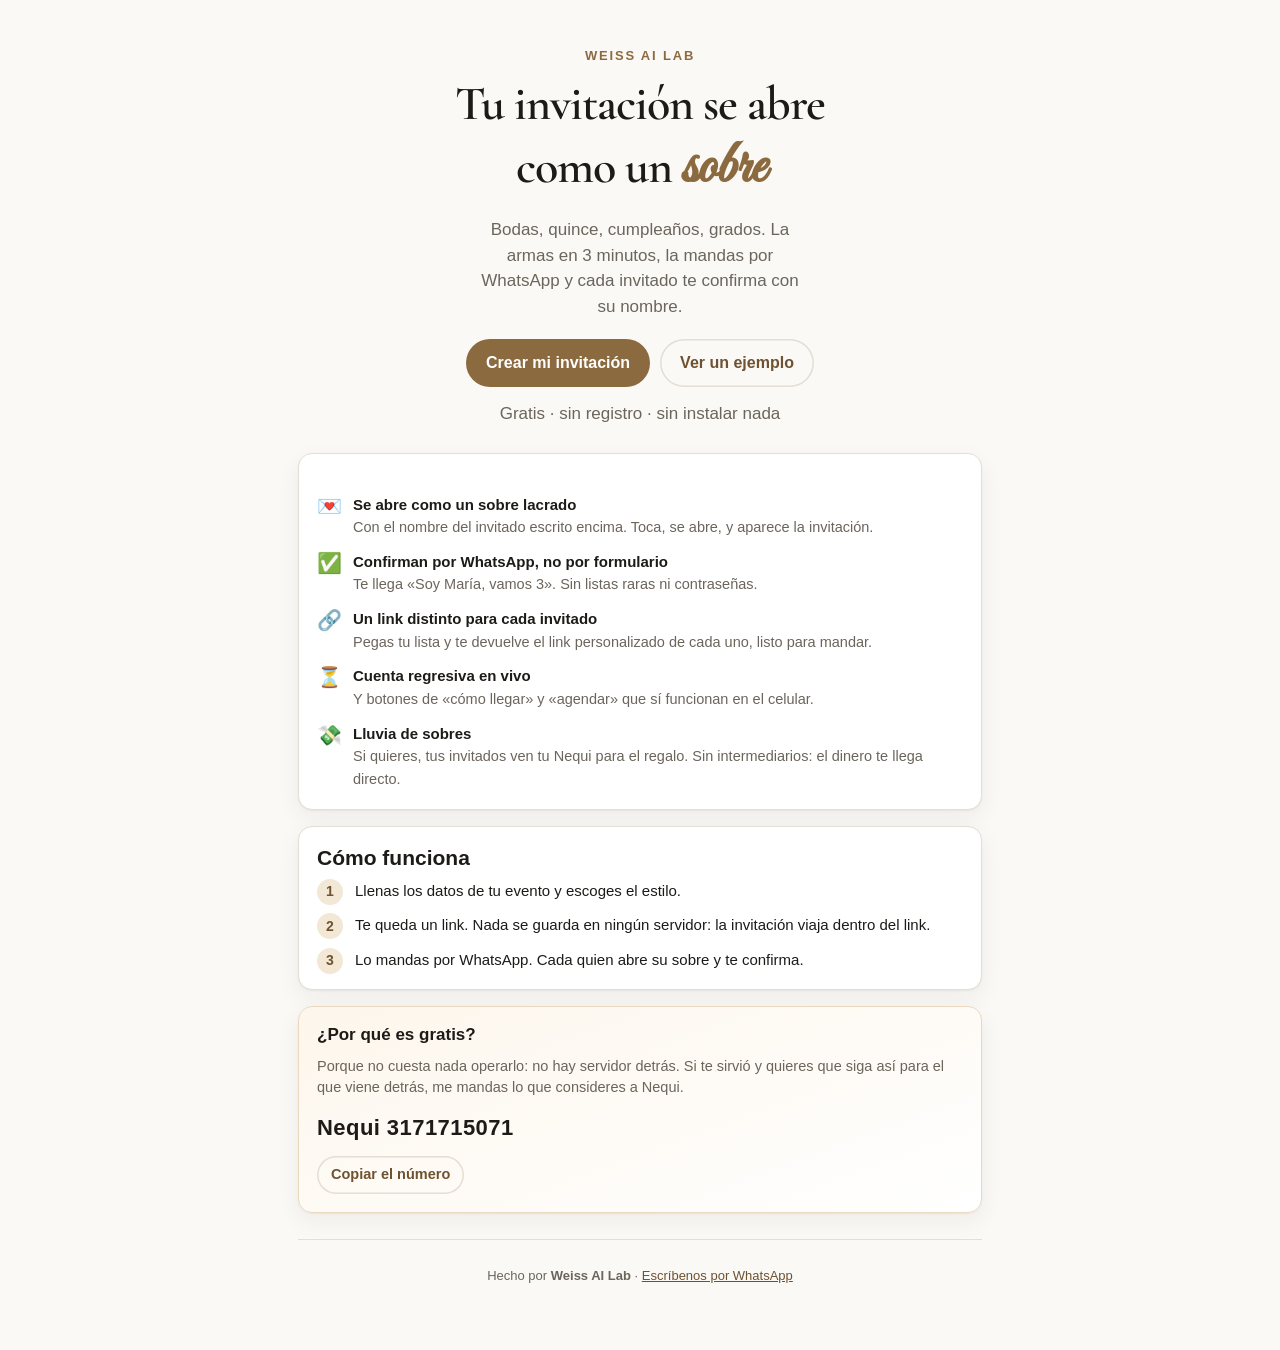
<file: index.html>
<!doctype html>
<html lang="es">
<head>
<meta charset="utf-8">
<meta name="viewport" content="width=device-width,initial-scale=1,viewport-fit=cover">
<title>Invita — invitaciones digitales que se confirman por WhatsApp, gratis</title>
<meta name="description" content="Arma la invitación de tu boda, quince, cumpleaños o grado en 3 minutos. Se abre como un sobre, trae cuenta regresiva y cada invitado confirma por WhatsApp con su nombre. Gratis y sin registro.">
<meta name="theme-color" content="#8C6A3F">
<!-- La invitación viaja en el fragmento (#), que nunca llega al servidor: la
     vista previa al compartir es siempre la misma. La escribimos para el caso
     real, que es un invitado recibiendo el link por WhatsApp. -->
<meta property="og:title" content="Estás invitado 💌">
<meta property="og:description" content="Toca para abrir tu invitación y confirmar tu asistencia.">
<meta property="og:type" content="website">
<meta property="og:url" content="https://invita.weissailab.com/">
<meta property="og:image" content="https://invita.weissailab.com/og.png">
<meta property="og:image:width" content="1200">
<meta property="og:image:height" content="630">
<meta name="twitter:card" content="summary_large_image">
<link rel="icon" href="data:image/svg+xml,<svg xmlns='http://www.w3.org/2000/svg' viewBox='0 0 100 100'><text y='.9em' font-size='90'>💌</text></svg>">
<link rel="preconnect" href="https://fonts.gstatic.com" crossorigin>
<link rel="stylesheet" href="https://fonts.googleapis.com/css2?family=Cormorant+Garamond:ital,wght@0,400;0,600;1,400&family=Great+Vibes&display=swap">
<!-- Pages sirve con max-age=600: la versión evita que alguien que ya entró
     siga corriendo el código viejo. La sube sola el sincronizador del core
     (Activos/weiss-core/sincronizar.mjs en el repo del Lab); si tocas app.js
     o app.css a mano, súbela tú. Todas suben al mismo número a la vez para
     que nunca quede un core viejo con un app nuevo. -->
<link rel="stylesheet" href="core/core.css?v=7">
<link rel="stylesheet" href="app.css?v=7">
</head>
<body>
<div id="app"></div>
<script src="vendor/lz-string.min.js"></script>
<script src="core/core.js?v=7"></script>
<script src="app.js?v=7"></script>
<!-- Contador de visitas propio: cuenta en el Postgres del VPS, que se respalda
     cada noche. Es el unico que dura de por vida. No usa cookies. -->
<script defer src="https://panel.weissailab.com/visitas.js" data-sitio="invita"></script>
</body>
</html>
</file>
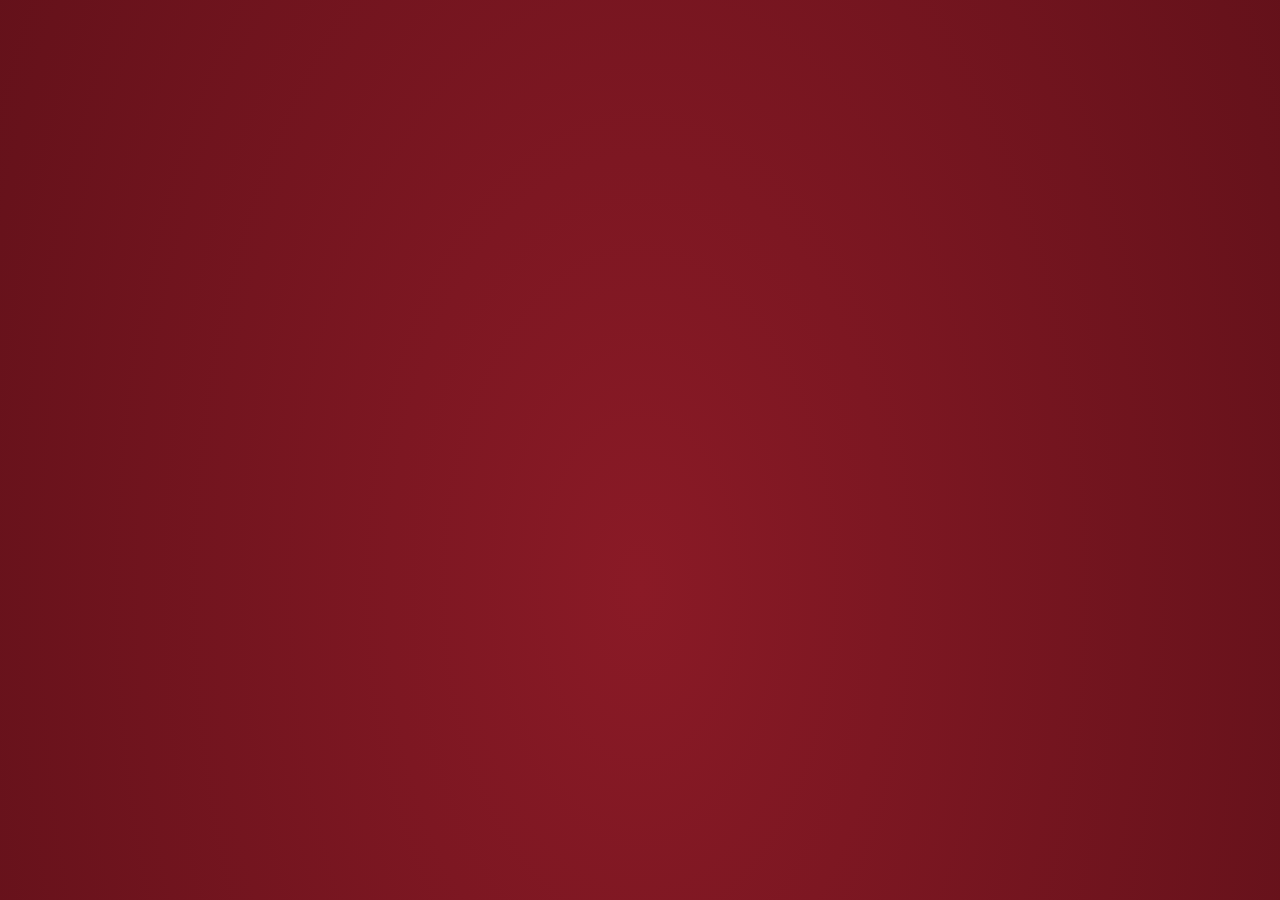
<file: sociedad-salesiana/index.html>
<!doctype html>
<html lang="es">
<head>
<meta charset="utf-8">
<meta name="viewport" content="width=device-width,initial-scale=1,viewport-fit=cover">
<title>Celebración de Fin de Año — Familia Salesiana</title>
<meta name="description" content="Una noche para agradecer, compartir y celebrar en fraternidad. Sábado 28 de noviembre, 5:00 p. m., Parroquia María Auxiliadora (ISSJB).">
<meta name="theme-color" content="#5A0F17">
<!-- Versión de link corto de Invita: los datos viven aquí y no en el link,
     así que la vista previa de WhatsApp ya puede ser la del evento. -->
<meta property="og:title" content="✨🎄 Celebración de Fin de Año">
<meta property="og:description" content="Querida familia salesiana: toca para abrir tu invitación. Sábado 28 de noviembre · 5:00 p. m.">
<meta property="og:type" content="website">
<meta property="og:url" content="https://invita.weissailab.com/sociedad-salesiana/">
<meta property="og:image" content="https://invita.weissailab.com/sociedad-salesiana/invitacion.jpg">
<meta property="og:image:width" content="1122">
<meta property="og:image:height" content="1402">
<meta name="twitter:card" content="summary_large_image">
<link rel="icon" href="data:image/svg+xml,<svg xmlns='http://www.w3.org/2000/svg' viewBox='0 0 100 100'><text y='.9em' font-size='90'>💌</text></svg>">
<link rel="preconnect" href="https://fonts.gstatic.com" crossorigin>
<link rel="stylesheet" href="https://fonts.googleapis.com/css2?family=Cormorant+Garamond:ital,wght@0,400;0,600;1,400&family=Great+Vibes&display=swap">
<link rel="stylesheet" href="../core/core.css?v=7">
<link rel="stylesheet" href="../app.css?v=7">
</head>
<body>
<div id="app"></div>
<script>
window.INVITA_FIJA = {
  slug: 'sociedad-salesiana',
  titulo: 'Celebración de Fin de Año — Familia Salesiana',
  t: 'otro',
  th: 'vino',
  ro: 'Celebración de',
  a: 'Fin de Año',
  fr: '✨🎄 ¡Celebremos juntos el cierre de un año de grandes experiencias!\n\nQuerida familia salesiana:\n\nHa sido un año de aprendizajes, retos, esfuerzos y momentos compartidos. Por eso, queremos hacer una pausa para agradecer, celebrar y disfrutar juntos de una noche especial.\n\nLos invitamos a vivir este encuentro de fraternidad, alegría y gratitud, porque cada uno de ustedes hace parte fundamental de nuestra familia salesiana.\n\n❤️ ¡Será un gusto contar con su presencia!',
  ft: 'invitacion.jpg',
  f: '2026-11-28',
  h: '17:00',
  hf: '21:30',
  lu: 'Parroquia María Auxiliadora (ISSJB)',
  di: 'Cúcuta, Norte de Santander',
  no: 'Te esperamos con una cena especial.',
  w: '3195446175',
  mc: 'Confirmo asistencia. Allí estaré. 🎉',
  cr: 0
};
</script>
<script src="../vendor/lz-string.min.js"></script>
<script src="../core/core.js?v=7"></script>
<script src="../app.js?v=7"></script>
<script defer src="https://panel.weissailab.com/visitas.js" data-sitio="invita"></script>
</body>
</html>
</file>
<file: core/core.css>
/* Weiss Core — el chasís de los productos libres.
   MiCarta, MiCita, Invita y lo que venga después.

   Estas 40 reglas eran byte-idénticas en MiCita y en Invita. Se sacaron de ahí
   sin tocar una declaración, y por eso mover el archivo NO cambia cómo se ve
   nada: se carga ANTES que app.css, así que cualquier regla del producto sigue
   ganando por orden, igual que antes.

   NO define colores. Consume estas variables, que cada producto define en su
   :root y son las que le dan su cara propia:

     --bg
     --linea
     --marca
     --marca-osc
     --papel
     --r
     --sans
     --sombra
     --suave
     --tinta

   Lo que se quedó afuera a propósito:
   - :root, .btn, .chip, .barra, .hero h1, .nequi, .linkbox, .marco, h1, h2 —
     mismo selector y distinto cuerpo en cada app. Son el tema, no el chasís.
   - .col2 y .col2 .lado — son idénticas, pero viven dentro de un @media y
     sacarlas exigiría mover el @media entero. No vale la pena todavía.

   La copia a cada repo la hace Activos/weiss-core/sincronizar.mjs. No se edita
   la copia: se edita este archivo. */

* { box-sizing: border-box; }

html, body {
  margin: 0;
  padding: 0;
  background: var(--bg);
  color: var(--tinta);
  font-family: var(--sans);
  font-size: 16px;
  line-height: 1.5;
  -webkit-text-size-adjust: 100%;
  overflow-wrap: break-word;
}

img { max-width: 100%; display: block; }

button, input, select, textarea { font: inherit; color: inherit; }

a { color: var(--marca-osc); }

.wrap { max-width: 720px; margin: 0 auto; padding: 20px 18px 64px; }

h3 { font-size: 17px; }

p { margin: 0 0 12px; }

.cs { color: var(--suave); font-size: 14.5px; }

.centro { text-align: center; }

.btn.plano { background: var(--tinta); }

.btn.wa { background: #1FA855; }

.btn.ancho { width: 100%; }

.btns { display: flex; flex-wrap: wrap; gap: 10px; }

.card {
  background: var(--papel);
  border: 1px solid var(--linea);
  border-radius: var(--r);
  padding: 18px;
  margin: 0 0 16px;
  box-shadow: var(--sombra);
}

.campo { margin: 0 0 14px; }

.campo label { display: block; font-size: 14px; font-weight: 600; margin: 0 0 6px; }

.campo .pista { display: block; font-weight: 400; color: var(--suave); font-size: 13px; margin-top: 2px; }

.campo input, .campo textarea, .campo select {
  width: 100%;
  min-height: 48px;
  padding: 11px 13px;
  border: 1.5px solid var(--linea);
  border-radius: 11px;
  background: #fff;
  outline: 0;
}

.campo input:focus, .campo textarea:focus, .campo select:focus { border-color: var(--marca); }

.fila { display: flex; gap: 10px; }

.fila > * { flex: 1; min-width: 0; }

.chips { display: flex; flex-wrap: wrap; gap: 8px; }

.aviso { border-radius: 12px; padding: 11px 13px; font-size: 14px; margin: 0 0 14px; }

.hero { padding: 26px 0 6px; text-align: center; }

.hero .kicker { font-size: 13px; letter-spacing: .14em; text-transform: uppercase; color: var(--marca); font-weight: 700; }

.hero .btns { justify-content: center; }

.puntos { list-style: none; margin: 22px 0 0; padding: 0; display: grid; gap: 12px; }

.puntos li { display: flex; gap: 11px; align-items: flex-start; font-size: 15px; }

.puntos .ic { font-size: 20px; line-height: 1.2; flex: 0 0 auto; }

.puntos b { display: block; }

.pasos { counter-reset: p; list-style: none; padding: 0; margin: 0; display: grid; gap: 12px; }

.pasos li { position: relative; padding-left: 38px; font-size: 15px; }

.pie { text-align: center; color: var(--suave); font-size: 13px; padding: 26px 0 0; border-top: 1px solid var(--linea); margin-top: 26px; }

.barra .marca { font-weight: 700; margin-right: auto; display: flex; align-items: center; gap: 7px; }

.barra .marca span { font-size: 19px; }

.quitar {
  flex: 0 0 auto; width: 38px; height: 38px; border-radius: 10px;
  border: 1.5px solid var(--linea); background: #fff; cursor: pointer; color: var(--suave);
}

.marco .pantalla { height: 620px; overflow-y: auto; overflow-x: hidden; background: #fff; position: relative; }

.toast {
  position: fixed; left: 50%; bottom: 22px; transform: translateX(-50%) translateY(10px);
  background: var(--tinta); color: #fff; padding: 12px 18px; border-radius: 999px;
  font-size: 14.5px; z-index: 90; opacity: 0; pointer-events: none; transition: all .22s ease;
  box-shadow: 0 8px 24px rgba(0, 0, 0, .2); max-width: 90vw; text-align: center;
}

.toast.ver { opacity: 1; transform: translateX(-50%) translateY(0); }
</file>
<file: app.css>
/* Invita — invitaciones digitales. Weiss AI Lab.
   Dos mundos en una sola hoja de estilos:
   1) el laboratorio (landing + editor), sobrio y de sistema;
   2) la invitación (.inv), que es la que tiene que verse bonita en el celular
      de un invitado que la recibió por WhatsApp.
   Los temas solo cambian variables dentro de .inv.

   El chasís compartido (reset, .wrap, .card, .campo, .toast, .pie...) NO está
   aquí: vive en core/core.css, que se carga antes. Aquí queda lo que le da
   cara propia a Invita — el :root con los colores, .btn, .chip, y todo el
   mundo de la invitación. Si algo de core.css estorba, se pisa desde aquí:
   este archivo carga después y gana. */

:root {
  --bg: #FBF9F6;
  --tinta: #1D1B18;
  --suave: #6B655C;
  --linea: #E4DED4;
  --marca: #8C6A3F;
  --marca-osc: #6E5231;
  --ok: #1B8A5A;
  --alerta: #B4551E;
  --papel: #fff;
  --r: 14px;
  --sombra: 0 1px 2px rgba(29, 27, 24, .05), 0 8px 24px rgba(29, 27, 24, .06);
  --sans: -apple-system, BlinkMacSystemFont, "Segoe UI", Roboto, "Helvetica Neue", Arial, sans-serif;
  --serif: "Cormorant Garamond", Georgia, "Times New Roman", serif;
  --script: "Great Vibes", "Cormorant Garamond", cursive;
}

.wrap.ancho { max-width: 980px; }

h1, h2, h3 { line-height: 1.2; margin: 0 0 10px; font-weight: 600; }
h1 { font-size: 30px; letter-spacing: -.02em; }
h2 { font-size: 21px; }

/* ---------------- botones ---------------- */

.btn {
  display: inline-flex;
  align-items: center;
  justify-content: center;
  gap: 8px;
  min-height: 48px;
  padding: 0 20px;
  border: 0;
  border-radius: 999px;
  background: var(--marca);
  color: #fff;
  font-size: 16px;
  font-weight: 600;
  text-decoration: none;
  cursor: pointer;
  transition: transform .12s ease, filter .12s ease;
  -webkit-tap-highlight-color: transparent;
}
.btn:active { transform: scale(.97); }
.btn:hover { filter: brightness(1.06); }
.btn.ghost { background: transparent; color: var(--marca-osc); box-shadow: inset 0 0 0 1.5px var(--linea); }

.btn.chico { min-height: 38px; padding: 0 14px; font-size: 14.5px; }

.btn[disabled] { opacity: .45; pointer-events: none; }

/* ---------------- tarjetas y campos ---------------- */

.campo textarea { min-height: 84px; resize: vertical; line-height: 1.45; }

.chip {
  border: 1.5px solid var(--linea);
  background: #fff;
  border-radius: 999px;
  padding: 9px 14px;
  font-size: 14.5px;
  cursor: pointer;
  display: inline-flex;
  align-items: center;
  gap: 6px;
}
.chip[aria-pressed="true"] { border-color: var(--marca); background: #FBF4EA; font-weight: 600; }

.temas { display: grid; grid-template-columns: repeat(auto-fill, minmax(96px, 1fr)); gap: 10px; }
.tema-op {
  border: 1.5px solid var(--linea);
  border-radius: 12px;
  padding: 8px;
  background: #fff;
  cursor: pointer;
  text-align: center;
  font-size: 12.5px;
  color: var(--suave);
}
.tema-op[aria-pressed="true"] { border-color: var(--marca); box-shadow: 0 0 0 3px #F3E7D6; color: var(--tinta); font-weight: 600; }
.tema-op .muestra { height: 42px; border-radius: 8px; margin-bottom: 6px; }

.aviso.ok { background: #E9F6EF; color: #14603F; }
.aviso.amb { background: #FDF1E5; color: #8A4517; }

/* ---------------- landing ---------------- */

.hero h1 { font-family: var(--serif); font-size: 40px; font-weight: 600; margin: 10px 0 12px; }
.hero h1 em { font-family: var(--script); font-style: normal; font-size: 1.25em; color: var(--marca); }
.hero p { font-size: 17px; color: var(--suave); max-width: 34ch; margin: 0 auto 20px; }

.pasos li::before {
  counter-increment: p; content: counter(p);
  position: absolute; left: 0; top: -1px;
  width: 26px; height: 26px; border-radius: 50%;
  background: #F3E7D6; color: var(--marca-osc);
  display: grid; place-items: center; font-size: 14px; font-weight: 700;
}

/* ---------------- editor ---------------- */

.barra {
  position: sticky; top: 0; z-index: 30;
  background: rgba(251, 249, 246, .92);
  backdrop-filter: blur(8px);
  border-bottom: 1px solid var(--linea);
  padding: 10px 18px;
  display: flex; align-items: center; gap: 10px;
}

.medidor { height: 6px; border-radius: 4px; background: var(--linea); overflow: hidden; margin: 6px 0 4px; }
.medidor i { display: block; height: 100%; background: var(--ok); transition: width .2s ease; }
.medidor.amb i { background: #E0A33A; }
.medidor.rojo i { background: #C64A2E; }

.lista-ag { display: grid; gap: 8px; margin: 0 0 10px; }
.lista-ag .it { display: flex; gap: 8px; align-items: center; }
.lista-ag .it input { min-height: 44px; }
.lista-ag .it .h { flex: 0 0 92px; }
.lista-ag .it .q { flex: 1; }

.marco {
  border: 10px solid #1D1B18;
  border-radius: 34px;
  overflow: hidden;
  background: #000;
  max-width: 360px;
  margin: 0 auto;
  box-shadow: 0 18px 44px rgba(0, 0, 0, .22);
}

.invitados { width: 100%; border-collapse: collapse; font-size: 14.5px; }
.invitados td { padding: 9px 6px; border-bottom: 1px solid var(--linea); vertical-align: middle; }
.invitados td:first-child { font-weight: 600; }
.invitados td:last-child { text-align: right; white-space: nowrap; }

.linkbox {
  display: block; width: 100%; font-family: ui-monospace, SFMono-Regular, Menlo, monospace;
  font-size: 12.5px; background: #F6F2EC; border: 1px solid var(--linea);
  border-radius: 10px; padding: 10px; word-break: break-all; max-height: 96px; overflow: auto; color: var(--suave);
}

.nequi { background: linear-gradient(160deg, #FDF6EC, #fff); border-color: #EBD9BF; }
.nequi .num { font-size: 22px; font-weight: 700; letter-spacing: .02em; margin: 8px 0 12px; }

/* =====================================================================
   LA INVITACIÓN
   Todo lo de aquí abajo vive dentro de .inv y se pinta con variables de
   tema, para que un tema nuevo sea solo un bloque de variables.
   ===================================================================== */

.inv {
  --papel: #FFFDF9;
  --tinta: #2B2620;
  --suave: #7A6E5E;
  --oro: #A9873F;
  --acento: #C08497;
  --velo: rgba(169, 135, 63, .16);
  position: relative;
  min-height: 100%;
  background: var(--papel);
  color: var(--tinta);
  overflow: hidden;
}

.inv[data-tema="noche"]   { --papel: #131A2B; --tinta: #F3EEE4; --suave: #A9B0C2; --oro: #D9B872; --acento: #D9B872; --velo: rgba(217, 184, 114, .18); }
.inv[data-tema="botanico"]{ --papel: #F7F8F3; --tinta: #23301F; --suave: #6C7A62; --oro: #6E8B57; --acento: #A8BE8F; --velo: rgba(110, 139, 87, .16); }
.inv[data-tema="fiesta"]  { --papel: #FFF9F2; --tinta: #2A1D2E; --suave: #7B6A80; --oro: #E0533D; --acento: #F2B33D; --velo: rgba(224, 83, 61, .14); }
.inv[data-tema="bebe"]    { --papel: #FBF7FF; --tinta: #2E2A3A; --suave: #7C7590; --oro: #8FA9D8; --acento: #F0B8C8; --velo: rgba(143, 169, 216, .18); }
.inv[data-tema="tinta"]   { --papel: #FFFFFF; --tinta: #14120F; --suave: #6E6A63; --oro: #14120F; --acento: #8C8579; --velo: rgba(20, 18, 15, .08); }
.inv[data-tema="vino"]    { --papel: #5A0F17; --tinta: #FBF3E4; --suave: #E9D3B4; --oro: #E2BE6A; --acento: #C9963A; --velo: rgba(226, 190, 106, .18); }
.inv[data-tema="vino"] { background: #5A0F17; background: radial-gradient(120% 70% at 50% 0%, #8A1A26 0%, #5A0F17 55%, #3E0910 100%); }
.inv[data-tema="vino"] .sobre { background: #5A0F17; background: radial-gradient(120% 90% at 50% 20%, #8A1A26 0%, #5A0F17 60%, #3E0910 100%); }
.inv[data-tema="vino"] .sobre .cuerpo { background: #F3E6CC; background: linear-gradient(160deg, #FBF3E4, #E8D3AE); border-color: rgba(0,0,0,.08); }
.inv[data-tema="vino"] .sobre .solapa { background: #E8D3AE; background: linear-gradient(180deg, #F1E1C2, #DCC398); }

/* --- el sobre --- */

.sobre {
  position: absolute; inset: 0; z-index: 20;
  display: grid; place-items: center;
  background: var(--papel);
  padding: 24px;
  text-align: center;
  transition: opacity .5s ease .35s, visibility .5s ease .35s;
}
.sobre.abierto { opacity: 0; visibility: hidden; }

.sobre .paquete { width: min(280px, 78vw); cursor: pointer; -webkit-tap-highlight-color: transparent; }
/* Doble declaración a propósito: los WebView de Android viejos no entienden
   color-mix() y descartarían la regla entera, dejando el sobre transparente.
   La primera línea es el respaldo plano; la segunda la pisa donde sí se puede. */
.sobre .cuerpo {
  position: relative; width: 100%; aspect-ratio: 3 / 2;
  background: var(--velo);
  background: linear-gradient(160deg, color-mix(in srgb, var(--oro) 16%, var(--papel)), var(--papel));
  border: 1px solid var(--velo);
  border-radius: 8px;
  box-shadow: 0 16px 38px rgba(0, 0, 0, .16);
  overflow: hidden;
}
.sobre .solapa {
  position: absolute; left: 0; top: 0; width: 100%; height: 62%;
  background: var(--oro);
  background: linear-gradient(180deg, color-mix(in srgb, var(--oro) 26%, var(--papel)), color-mix(in srgb, var(--oro) 12%, var(--papel)));
  clip-path: polygon(0 0, 100% 0, 50% 100%);
  transform-origin: top center;
  transition: transform .75s cubic-bezier(.6, -.28, .74, .05);
  z-index: 2;
}
.sobre.abierto .solapa { transform: rotateX(180deg); }
.sobre .sello {
  position: absolute; left: 50%; top: 54%; transform: translate(-50%, -50%);
  width: 62px; height: 62px; border-radius: 50%;
  background: radial-gradient(circle at 34% 30%, color-mix(in srgb, var(--acento) 70%, #fff), var(--acento));
  color: #fff; display: grid; place-items: center;
  font-family: var(--serif); font-size: 26px; font-weight: 600;
  box-shadow: 0 4px 12px rgba(0, 0, 0, .25); z-index: 3;
  transition: transform .4s ease, opacity .4s ease;
}
.sobre.abierto .sello { transform: translate(-50%, -50%) scale(.4); opacity: 0; }
.sobre .tarjetita {
  position: absolute; left: 7%; top: 16%; width: 86%; height: 78%;
  background: #fff; border-radius: 4px; z-index: 1;
  box-shadow: 0 2px 8px rgba(0, 0, 0, .12);
  transition: transform .75s cubic-bezier(.2, .8, .2, 1) .25s;
}
.sobre.abierto .tarjetita { transform: translateY(-46%) scale(1.04); }

.sobre .quien { font-family: var(--script); font-size: 34px; color: var(--oro); margin: 20px 0 2px; line-height: 1.1; }
.sobre .toca { font-size: 14px; color: var(--suave); letter-spacing: .04em; }
.sobre .toca b { display: block; font-size: 15px; color: var(--tinta); margin-top: 6px; }
@keyframes latir { 0%, 100% { transform: translateY(0); } 50% { transform: translateY(-5px); } }
.sobre .paquete { animation: latir 2.6s ease-in-out infinite; }

/* --- la hoja --- */

.hoja { position: relative; z-index: 10; padding: 0 0 34px; }
.hoja > * { position: relative; z-index: 2; }

.portada { padding: 46px 24px 26px; text-align: center; }
.portada .tipo { font-size: 11.5px; letter-spacing: .3em; text-transform: uppercase; color: var(--oro); font-weight: 700; }
.portada .nom { font-family: var(--script); font-size: 52px; line-height: 1.06; margin: 14px 0 4px; color: var(--tinta); }
.portada .nom.largo { font-size: 38px; }
.portada .amp { font-family: var(--serif); font-size: 26px; color: var(--oro); font-style: italic; margin: 2px 0; }
.portada .frase { font-family: var(--serif); font-size: 18px; font-style: italic; color: var(--suave); margin: 14px auto 0; max-width: 28ch; white-space: pre-line; }
.portada .frase.larga { font-size: 17.5px; line-height: 1.5; max-width: 36ch; }
.bloque .md { white-space: pre-line; }
.portada .saludo { font-family: var(--serif); font-size: 20px; color: var(--oro); margin-bottom: 6px; }

.orn { display: block; margin: 18px auto; width: 128px; height: 14px; opacity: .85; }
.orn path, .orn circle { stroke: var(--oro); fill: none; stroke-width: 1.2; }
.orn circle.p { fill: var(--oro); stroke: none; }

.retrato { width: 100%; aspect-ratio: 4 / 5; object-fit: cover; }
.retrato-mar { padding: 0 24px; margin: 0 0 6px; }
.retrato-mar img { border-radius: 6px; box-shadow: 0 10px 30px rgba(0, 0, 0, .14); }

.bloque { padding: 22px 24px; text-align: center; }
.bloque + .bloque { border-top: 1px solid var(--velo); }
.bloque .rot { font-size: 11.5px; letter-spacing: .24em; text-transform: uppercase; color: var(--oro); font-weight: 700; margin-bottom: 10px; }
.bloque .gr { font-family: var(--serif); font-size: 25px; line-height: 1.25; }
.bloque .md { font-size: 15.5px; }
.bloque .ch { font-size: 14px; color: var(--suave); margin-top: 4px; }

.cuenta { display: flex; justify-content: center; gap: 8px; margin: 6px 0 2px; }
.cuenta .u {
  min-width: 66px; padding: 10px 6px; border-radius: 12px;
  background: var(--velo);
}
.cuenta .n { font-family: var(--serif); font-size: 28px; font-weight: 600; line-height: 1; font-variant-numeric: tabular-nums; }
.cuenta .e { font-size: 10.5px; letter-spacing: .12em; text-transform: uppercase; color: var(--suave); margin-top: 4px; }
.cuenta.hoy .n { color: var(--oro); }

.agenda { list-style: none; padding: 0; margin: 4px 0 0; text-align: left; max-width: 300px; margin-inline: auto; }
.agenda li { display: flex; gap: 12px; padding: 9px 0; border-bottom: 1px dashed var(--velo); font-size: 15px; }
.agenda li:last-child { border-bottom: 0; }
.agenda .h { font-weight: 700; color: var(--oro); flex: 0 0 62px; font-variant-numeric: tabular-nums; }

.ibtn {
  display: inline-flex; align-items: center; justify-content: center; gap: 8px;
  min-height: 46px; padding: 0 20px; border-radius: 999px; border: 0;
  background: var(--oro); color: var(--papel);
  font-family: var(--sans); font-size: 15.5px; font-weight: 600;
  text-decoration: none; cursor: pointer; transition: transform .12s ease;
  -webkit-tap-highlight-color: transparent;
}
.ibtn:active { transform: scale(.97); }
.ibtn.linea { background: transparent; color: var(--oro); box-shadow: inset 0 0 0 1.5px var(--oro); }
.ibtns { display: flex; flex-wrap: wrap; gap: 10px; justify-content: center; margin-top: 12px; }

.rsvp { padding: 26px 24px 30px; text-align: center; background: var(--velo); border-top: 1px solid var(--velo); }
.rsvp .gr { font-family: var(--serif); font-size: 24px; margin-bottom: 4px; }
.rsvp .acomp { display: flex; align-items: center; justify-content: center; gap: 14px; margin: 14px 0 16px; }
.rsvp .acomp button {
  width: 40px; height: 40px; border-radius: 50%; border: 1.5px solid var(--oro);
  background: transparent; color: var(--oro); font-size: 20px; cursor: pointer; line-height: 1;
}
.rsvp .acomp .v { font-family: var(--serif); font-size: 20px; min-width: 116px; }
.rsvp .ibtn { width: 100%; max-width: 300px; }

.creditos { text-align: center; padding: 22px 24px 6px; font-size: 12.5px; color: var(--suave); }
.creditos a { color: var(--oro); text-decoration: none; font-weight: 600; }

/* --- partículas --- */

.particulas { position: absolute; inset: 0; z-index: 1; pointer-events: none; overflow: hidden; }
/* Se anima `top` en porcentaje y no `translateY` en vh a propósito: el mismo
   componente se pinta a pantalla completa y dentro del marco de 620px del
   editor, y los vh se medirían siempre contra la ventana. */
.particulas i {
  position: absolute; top: -10%; display: block; line-height: 1;
  animation: caer linear infinite;
}
@keyframes caer {
  0% { top: -10%; opacity: 0; transform: rotate(0deg); }
  12% { opacity: .55; }
  88% { opacity: .55; }
  100% { top: 106%; opacity: 0; transform: rotate(400deg); }
}

.reveal { opacity: 0; transform: translateY(16px); transition: opacity .7s ease, transform .7s ease; }
.reveal.visto { opacity: 1; transform: none; }

@media (prefers-reduced-motion: reduce) {
  .sobre .paquete { animation: none; }
  .particulas { display: none; }
  .reveal { opacity: 1; transform: none; transition: none; }
  .sobre .solapa, .sobre .tarjetita, .sobre .sello { transition: none; }
}

/* La invitación a pantalla completa (no dentro del marco del editor) */
.pagina-inv { position: fixed; inset: 0; overflow-y: auto; overflow-x: hidden; -webkit-overflow-scrolling: touch; }
.pagina-inv .inv { min-height: 100%; }

@media (min-width: 720px) {
  .col2 { display: grid; grid-template-columns: 1fr 380px; gap: 26px; align-items: start; }
  .col2 .lado { position: sticky; top: 74px; }
  .hero h1 { font-size: 48px; }
}
</file>
